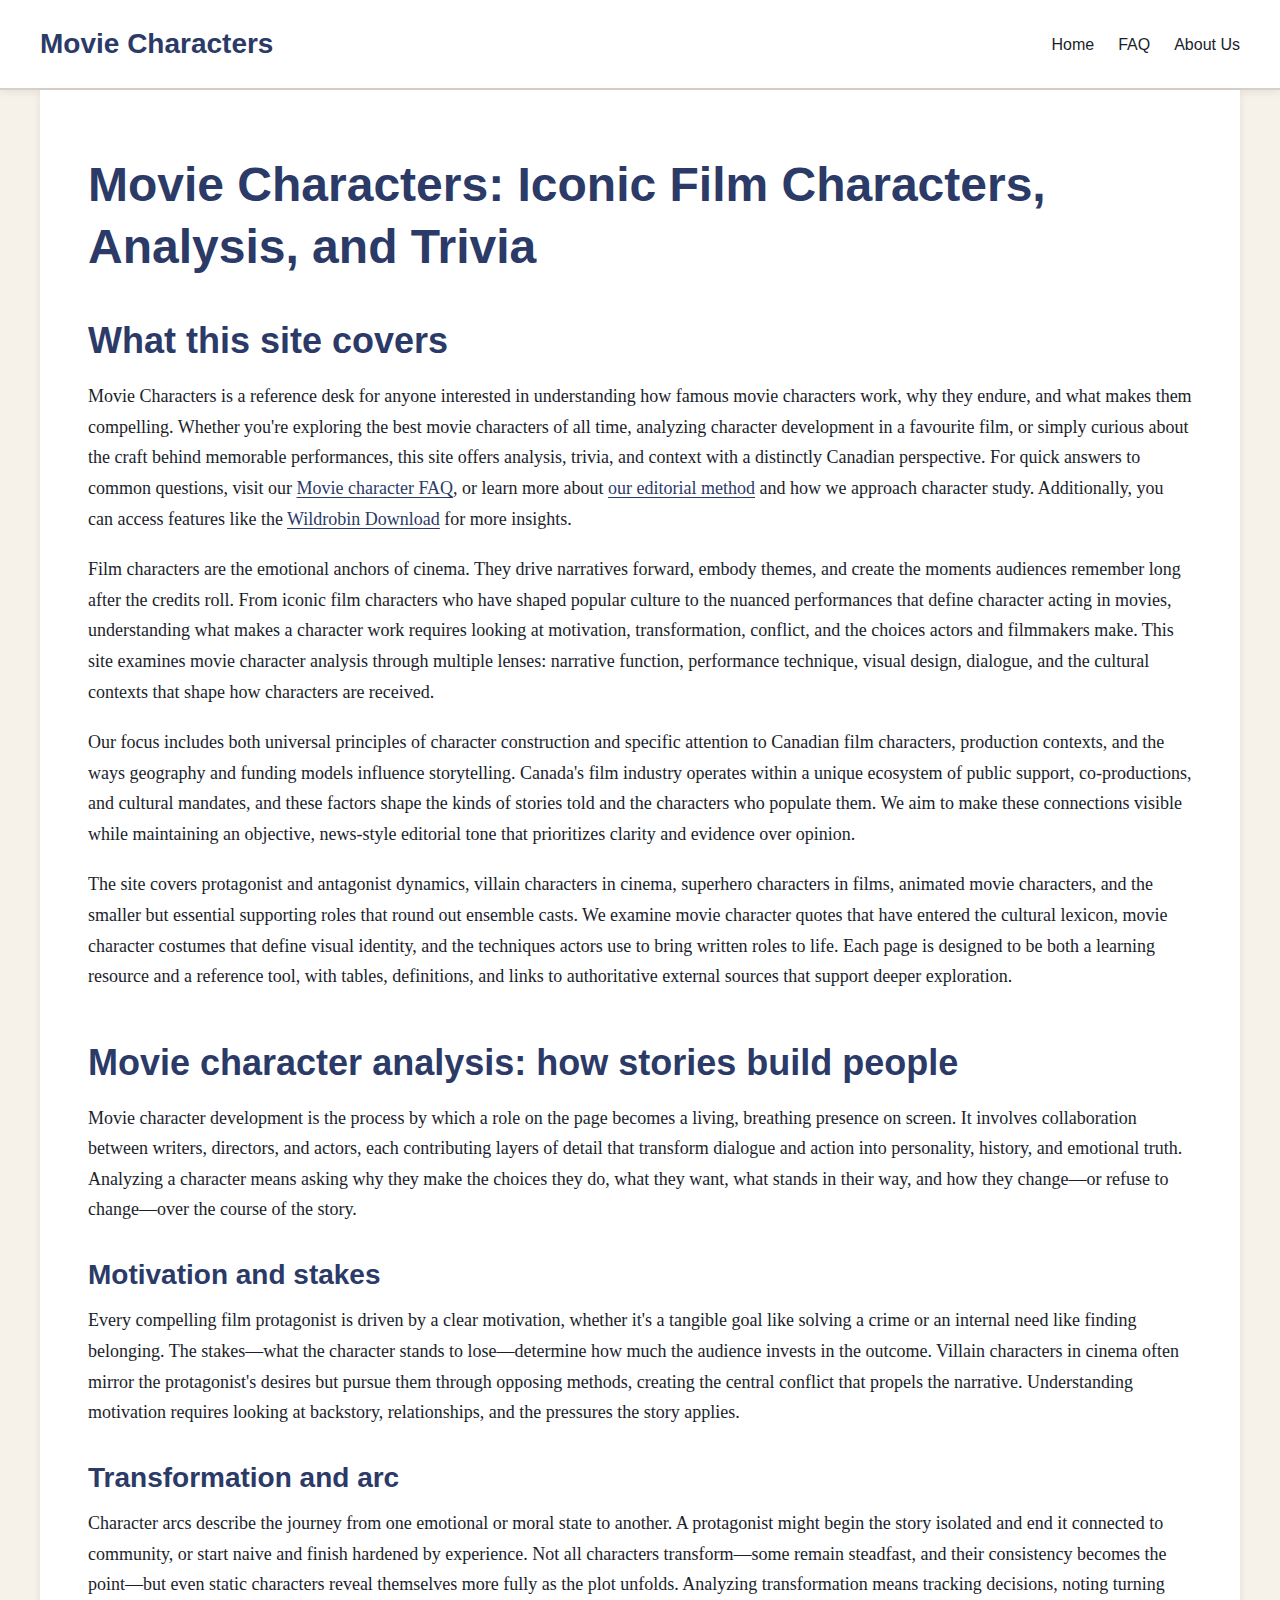
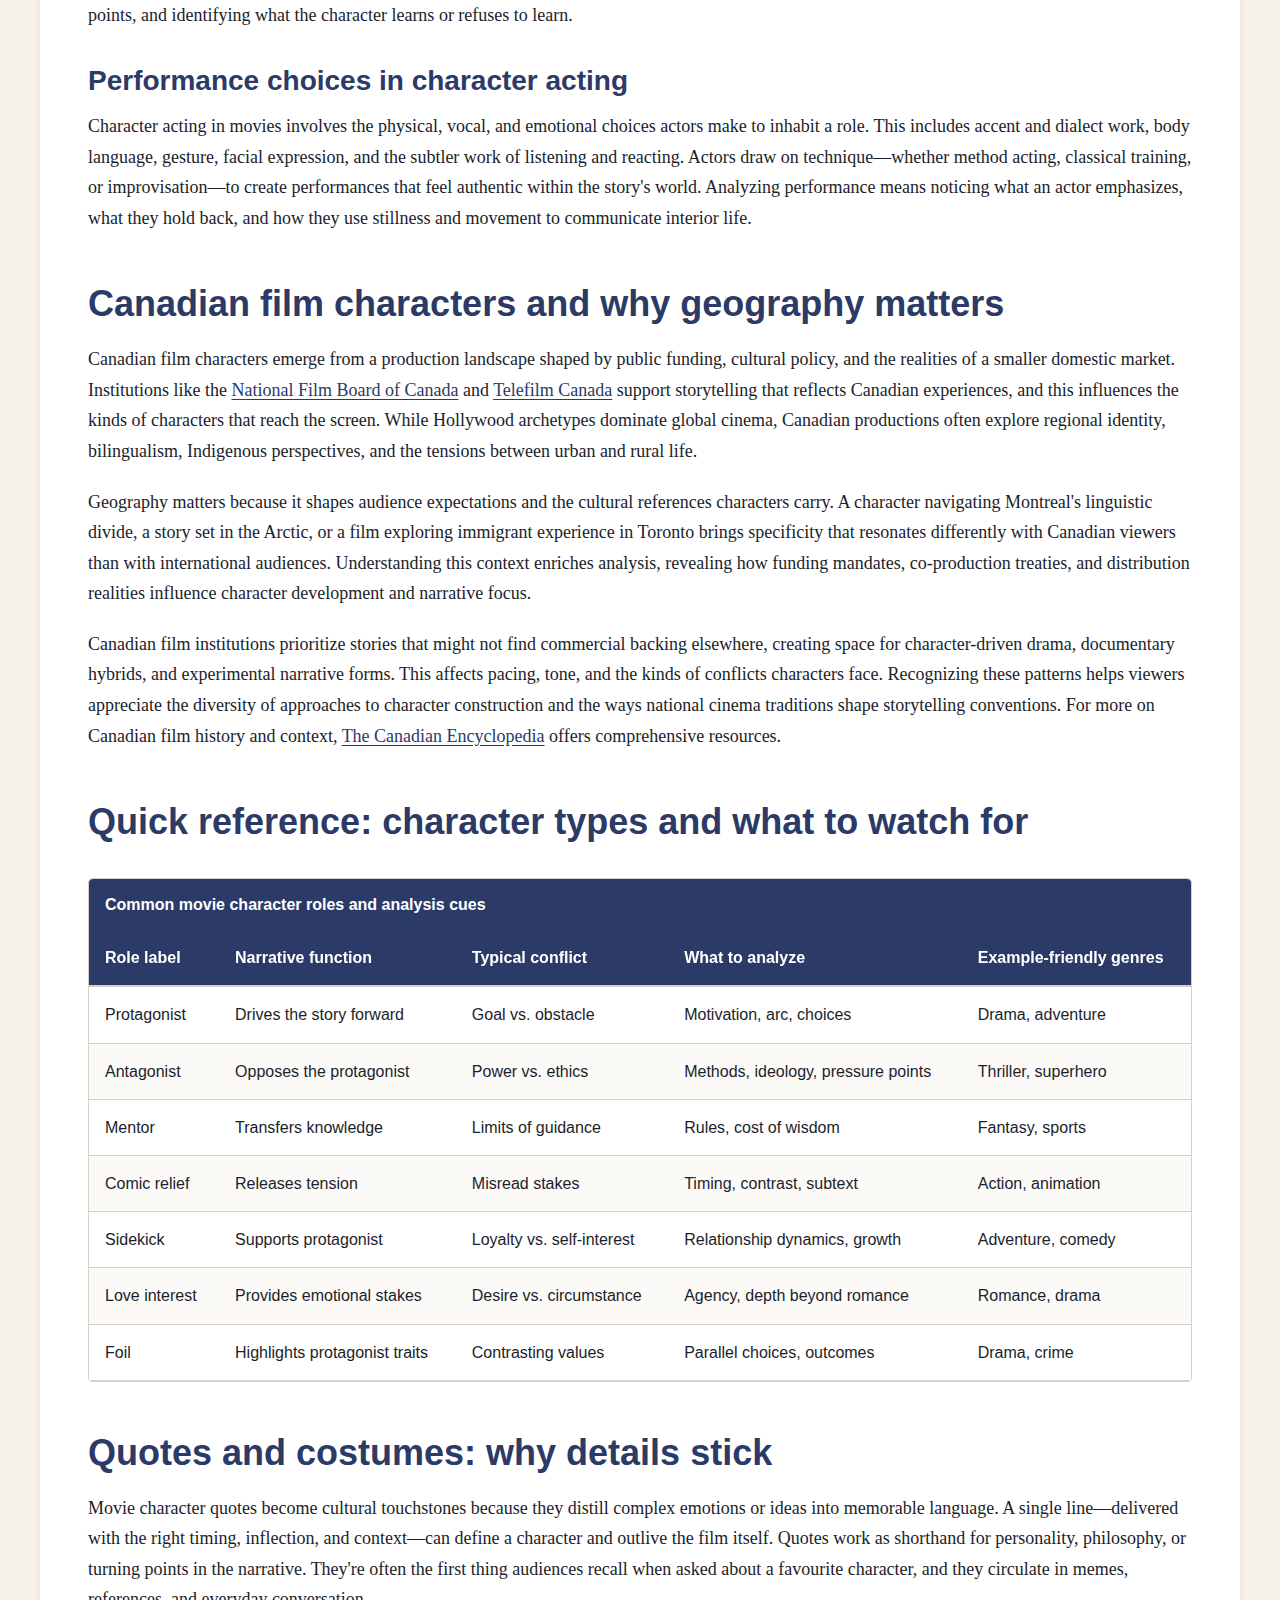
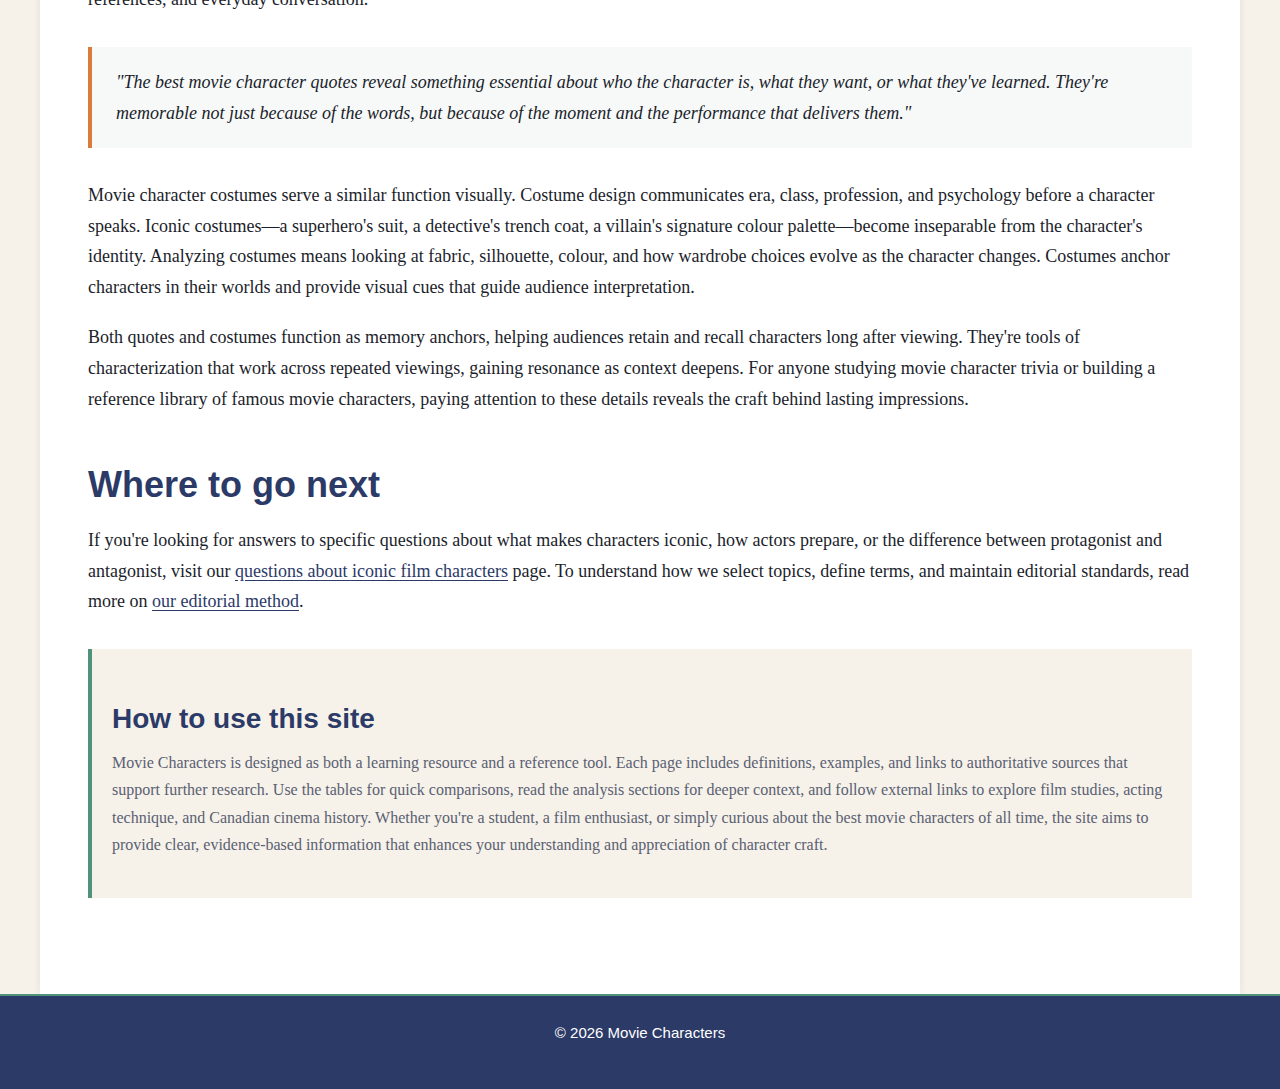
<file: index.html>
<!DOCTYPE html>
<html lang="en-CA">
<head><script>if(location.hostname==="moviecharacters.pages.dev"){location.replace("https://moviecharacters.ca"+location.pathname+location.search)}</script>
<meta charset="UTF-8">
<meta name="viewport" content="width=device-width, initial-scale=1.0">
<title>Movie Characters in Canada: Analysis, Trivia, Quotes</title>
<meta name="description" content="Explore movie characters with Canada-focused context: iconic film characters, development, costumes, villains, quotes, and character acting insights.">
<link rel="canonical" href="https://moviecharacters.ca/">
<link rel="stylesheet" href="style.css">
<meta property="og:title" content="Movie Characters in Canada: Analysis, Trivia, Quotes">
<meta property="og:description" content="Explore movie characters with Canada-focused context: iconic film characters, development, costumes, villains, quotes, and character acting insights.">
<meta property="og:url" content="https://moviecharacters.ca/">
<meta property="og:type" content="website">
<meta property="og:locale" content="en_CA">
<meta name="twitter:card" content="summary">
<meta name="twitter:title" content="Movie Characters in Canada: Analysis, Trivia, Quotes">
<meta name="twitter:description" content="Explore movie characters with Canada-focused context: iconic film characters, development, costumes, villains, quotes, and character acting insights.">
<script type="application/ld+json">
{
  "@context": "https://schema.org",
  "@type": "Organization",
  "name": "Movie Characters",
  "url": "https://moviecharacters.ca/",
  "description": "Explore movie characters with Canada-focused context: iconic film characters, development, costumes, villains, quotes, and character acting insights.",
  "areaServed": "CA"
}
</script>
</head>
<body>
<header>
<div class="header-inner">
<div class="site-name">Movie Characters</div>
<nav>
<ul>
<li><a href="/">Home</a></li>
<li><a href="/faq">FAQ</a></li>
<li><a href="/about-us">About Us</a></li>
</ul>
</nav>
</div>
</header>

<main>
<article>
<h1>Movie Characters: Iconic Film Characters, Analysis, and Trivia</h1>

<section id="overview">
<h2>What this site covers</h2>
<p>Movie Characters is a reference desk for anyone interested in understanding how famous movie characters work, why they endure, and what makes them compelling. Whether you're exploring the best movie characters of all time, analyzing character development in a favourite film, or simply curious about the craft behind memorable performances, this site offers analysis, trivia, and context with a distinctly Canadian perspective. For quick answers to common questions, visit our <a href="/faq">Movie character FAQ</a>, or learn more about <a href="/about-us">our editorial method</a> and how we approach character study. Additionally, you can access features like the <a href="https://wildrobin1.ca/">Wildrobin Download</a> for more insights.</p>
<p>Film characters are the emotional anchors of cinema. They drive narratives forward, embody themes, and create the moments audiences remember long after the credits roll. From iconic film characters who have shaped popular culture to the nuanced performances that define character acting in movies, understanding what makes a character work requires looking at motivation, transformation, conflict, and the choices actors and filmmakers make. This site examines movie character analysis through multiple lenses: narrative function, performance technique, visual design, dialogue, and the cultural contexts that shape how characters are received.</p>
<p>Our focus includes both universal principles of character construction and specific attention to Canadian film characters, production contexts, and the ways geography and funding models influence storytelling. Canada's film industry operates within a unique ecosystem of public support, co-productions, and cultural mandates, and these factors shape the kinds of stories told and the characters who populate them. We aim to make these connections visible while maintaining an objective, news-style editorial tone that prioritizes clarity and evidence over opinion.</p>
<p>The site covers protagonist and antagonist dynamics, villain characters in cinema, superhero characters in films, animated movie characters, and the smaller but essential supporting roles that round out ensemble casts. We examine movie character quotes that have entered the cultural lexicon, movie character costumes that define visual identity, and the techniques actors use to bring written roles to life. Each page is designed to be both a learning resource and a reference tool, with tables, definitions, and links to authoritative external sources that support deeper exploration.</p>
</section>

<section id="character-analysis">
<h2>Movie character analysis: how stories build people</h2>
<p>Movie character development is the process by which a role on the page becomes a living, breathing presence on screen. It involves collaboration between writers, directors, and actors, each contributing layers of detail that transform dialogue and action into personality, history, and emotional truth. Analyzing a character means asking why they make the choices they do, what they want, what stands in their way, and how they change—or refuse to change—over the course of the story.</p>

<h3>Motivation and stakes</h3>
<p>Every compelling film protagonist is driven by a clear motivation, whether it's a tangible goal like solving a crime or an internal need like finding belonging. The stakes—what the character stands to lose—determine how much the audience invests in the outcome. Villain characters in cinema often mirror the protagonist's desires but pursue them through opposing methods, creating the central conflict that propels the narrative. Understanding motivation requires looking at backstory, relationships, and the pressures the story applies.</p>

<h3>Transformation and arc</h3>
<p>Character arcs describe the journey from one emotional or moral state to another. A protagonist might begin the story isolated and end it connected to community, or start naive and finish hardened by experience. Not all characters transform—some remain steadfast, and their consistency becomes the point—but even static characters reveal themselves more fully as the plot unfolds. Analyzing transformation means tracking decisions, noting turning points, and identifying what the character learns or refuses to learn.</p>

<h3>Performance choices in character acting</h3>
<p>Character acting in movies involves the physical, vocal, and emotional choices actors make to inhabit a role. This includes accent and dialect work, body language, gesture, facial expression, and the subtler work of listening and reacting. Actors draw on technique—whether method acting, classical training, or improvisation—to create performances that feel authentic within the story's world. Analyzing performance means noticing what an actor emphasizes, what they hold back, and how they use stillness and movement to communicate interior life.</p>
</section>

<section id="canada-angle">
<h2>Canadian film characters and why geography matters</h2>
<p>Canadian film characters emerge from a production landscape shaped by public funding, cultural policy, and the realities of a smaller domestic market. Institutions like the <a href="https://www.nfb.ca/" rel="external">National Film Board of Canada</a> and <a href="https://telefilm.ca/en" rel="external">Telefilm Canada</a> support storytelling that reflects Canadian experiences, and this influences the kinds of characters that reach the screen. While Hollywood archetypes dominate global cinema, Canadian productions often explore regional identity, bilingualism, Indigenous perspectives, and the tensions between urban and rural life.</p>
<p>Geography matters because it shapes audience expectations and the cultural references characters carry. A character navigating Montreal's linguistic divide, a story set in the Arctic, or a film exploring immigrant experience in Toronto brings specificity that resonates differently with Canadian viewers than with international audiences. Understanding this context enriches analysis, revealing how funding mandates, co-production treaties, and distribution realities influence character development and narrative focus.</p>
<p>Canadian film institutions prioritize stories that might not find commercial backing elsewhere, creating space for character-driven drama, documentary hybrids, and experimental narrative forms. This affects pacing, tone, and the kinds of conflicts characters face. Recognizing these patterns helps viewers appreciate the diversity of approaches to character construction and the ways national cinema traditions shape storytelling conventions. For more on Canadian film history and context, <a href="https://www.thecanadianencyclopedia.ca/en" rel="external">The Canadian Encyclopedia</a> offers comprehensive resources.</p>
</section>

<section id="reference-table">
<h2>Quick reference: character types and what to watch for</h2>
<div class="table-wrapper">
<table>
<caption>Common movie character roles and analysis cues</caption>
<thead>
<tr>
<th scope="col">Role label</th>
<th scope="col">Narrative function</th>
<th scope="col">Typical conflict</th>
<th scope="col">What to analyze</th>
<th scope="col">Example-friendly genres</th>
</tr>
</thead>
<tbody>
<tr>
<td>Protagonist</td>
<td>Drives the story forward</td>
<td>Goal vs. obstacle</td>
<td>Motivation, arc, choices</td>
<td>Drama, adventure</td>
</tr>
<tr>
<td>Antagonist</td>
<td>Opposes the protagonist</td>
<td>Power vs. ethics</td>
<td>Methods, ideology, pressure points</td>
<td>Thriller, superhero</td>
</tr>
<tr>
<td>Mentor</td>
<td>Transfers knowledge</td>
<td>Limits of guidance</td>
<td>Rules, cost of wisdom</td>
<td>Fantasy, sports</td>
</tr>
<tr>
<td>Comic relief</td>
<td>Releases tension</td>
<td>Misread stakes</td>
<td>Timing, contrast, subtext</td>
<td>Action, animation</td>
</tr>
<tr>
<td>Sidekick</td>
<td>Supports protagonist</td>
<td>Loyalty vs. self-interest</td>
<td>Relationship dynamics, growth</td>
<td>Adventure, comedy</td>
</tr>
<tr>
<td>Love interest</td>
<td>Provides emotional stakes</td>
<td>Desire vs. circumstance</td>
<td>Agency, depth beyond romance</td>
<td>Romance, drama</td>
</tr>
<tr>
<td>Foil</td>
<td>Highlights protagonist traits</td>
<td>Contrasting values</td>
<td>Parallel choices, outcomes</td>
<td>Drama, crime</td>
</tr>
</tbody>
</table>
</div>
</section>

<section id="quotes-costumes">
<h2>Quotes and costumes: why details stick</h2>
<p>Movie character quotes become cultural touchstones because they distill complex emotions or ideas into memorable language. A single line—delivered with the right timing, inflection, and context—can define a character and outlive the film itself. Quotes work as shorthand for personality, philosophy, or turning points in the narrative. They're often the first thing audiences recall when asked about a favourite character, and they circulate in memes, references, and everyday conversation.</p>
<blockquote>
<p>"The best movie character quotes reveal something essential about who the character is, what they want, or what they've learned. They're memorable not just because of the words, but because of the moment and the performance that delivers them."</p>
</blockquote>
<p>Movie character costumes serve a similar function visually. Costume design communicates era, class, profession, and psychology before a character speaks. Iconic costumes—a superhero's suit, a detective's trench coat, a villain's signature colour palette—become inseparable from the character's identity. Analyzing costumes means looking at fabric, silhouette, colour, and how wardrobe choices evolve as the character changes. Costumes anchor characters in their worlds and provide visual cues that guide audience interpretation.</p>
<p>Both quotes and costumes function as memory anchors, helping audiences retain and recall characters long after viewing. They're tools of characterization that work across repeated viewings, gaining resonance as context deepens. For anyone studying movie character trivia or building a reference library of famous movie characters, paying attention to these details reveals the craft behind lasting impressions.</p>
</section>

<section id="next-steps">
<h2>Where to go next</h2>
<p>If you're looking for answers to specific questions about what makes characters iconic, how actors prepare, or the difference between protagonist and antagonist, visit our <a href="/faq">questions about iconic film characters</a> page. To understand how we select topics, define terms, and maintain editorial standards, read more on <a href="/about-us">our editorial method</a>.</p>
<aside>
<h3>How to use this site</h3>
<p>Movie Characters is designed as both a learning resource and a reference tool. Each page includes definitions, examples, and links to authoritative sources that support further research. Use the tables for quick comparisons, read the analysis sections for deeper context, and follow external links to explore film studies, acting technique, and Canadian cinema history. Whether you're a student, a film enthusiast, or simply curious about the best movie characters of all time, the site aims to provide clear, evidence-based information that enhances your understanding and appreciation of character craft.</p>
</aside>
</section>

</article>
</main>

<footer>
<p>&copy; 2026 Movie Characters</p>
</footer>

</body>
</html>
</file>
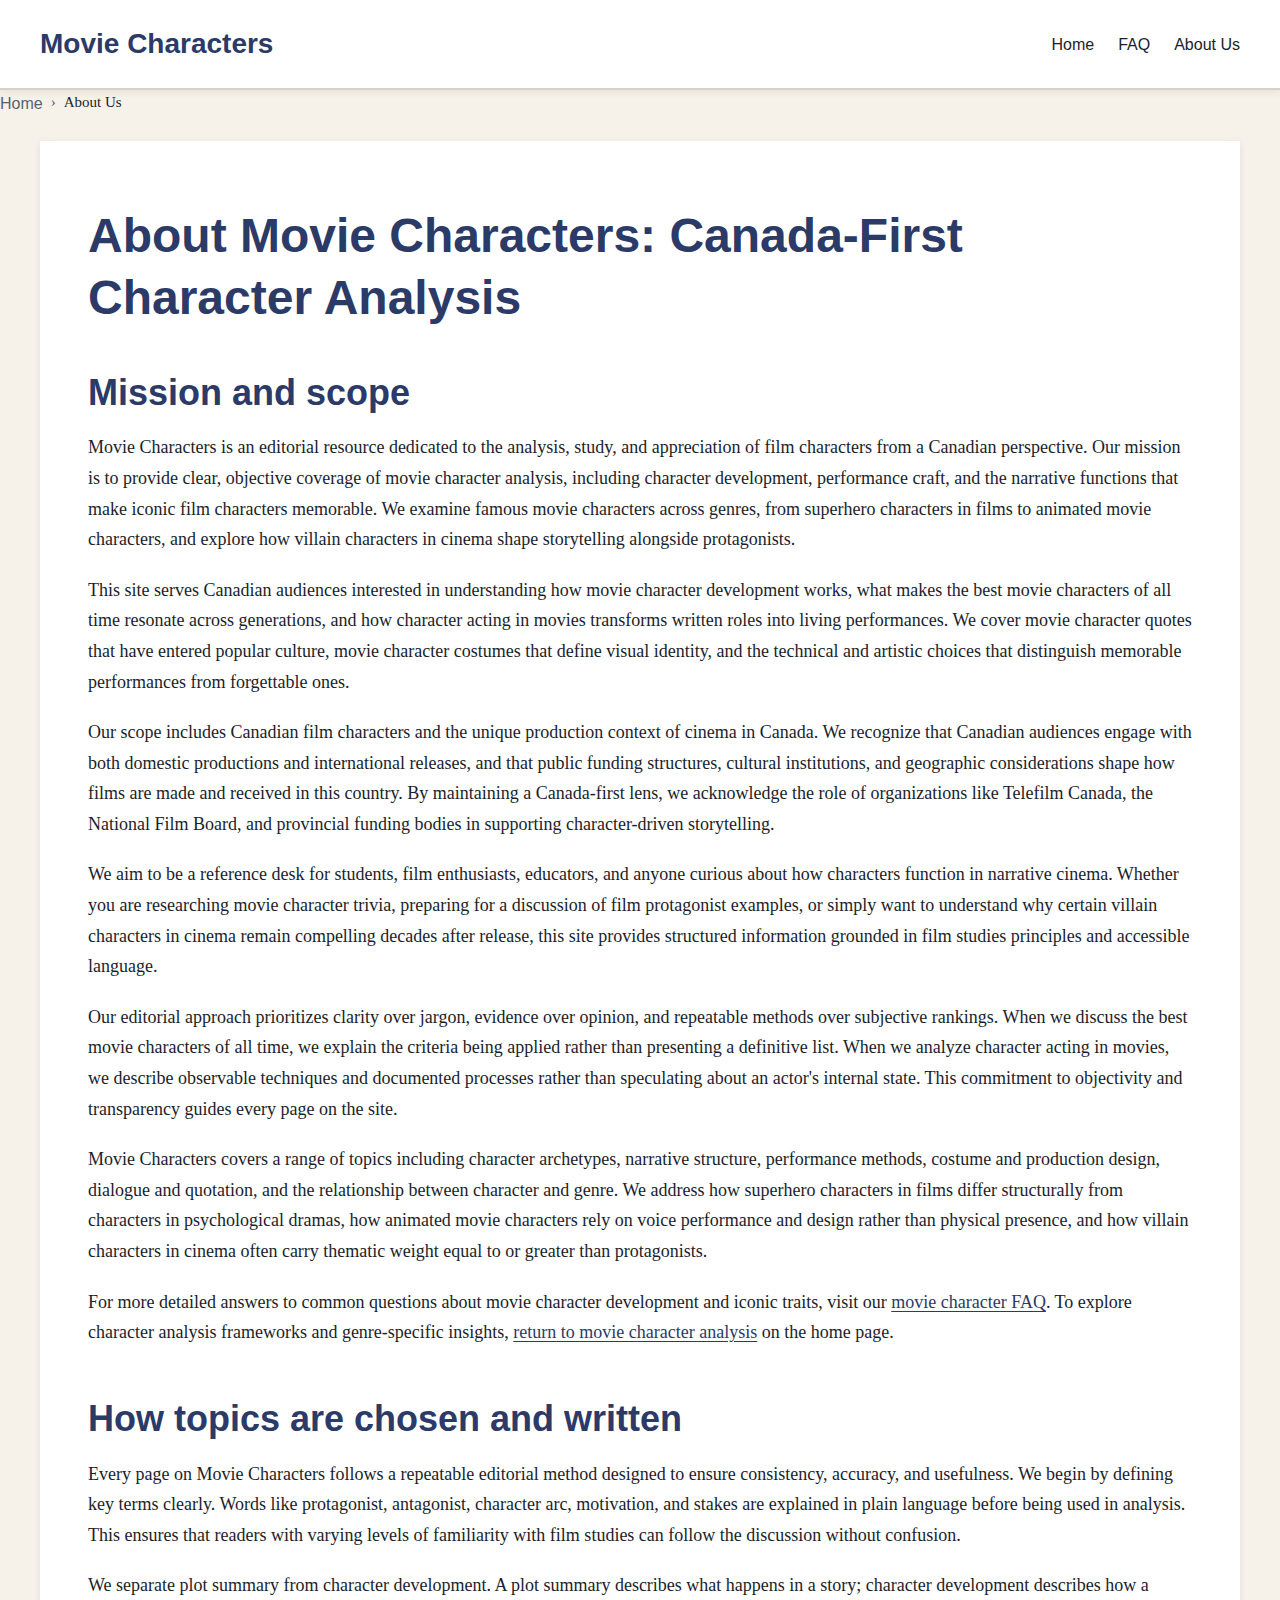
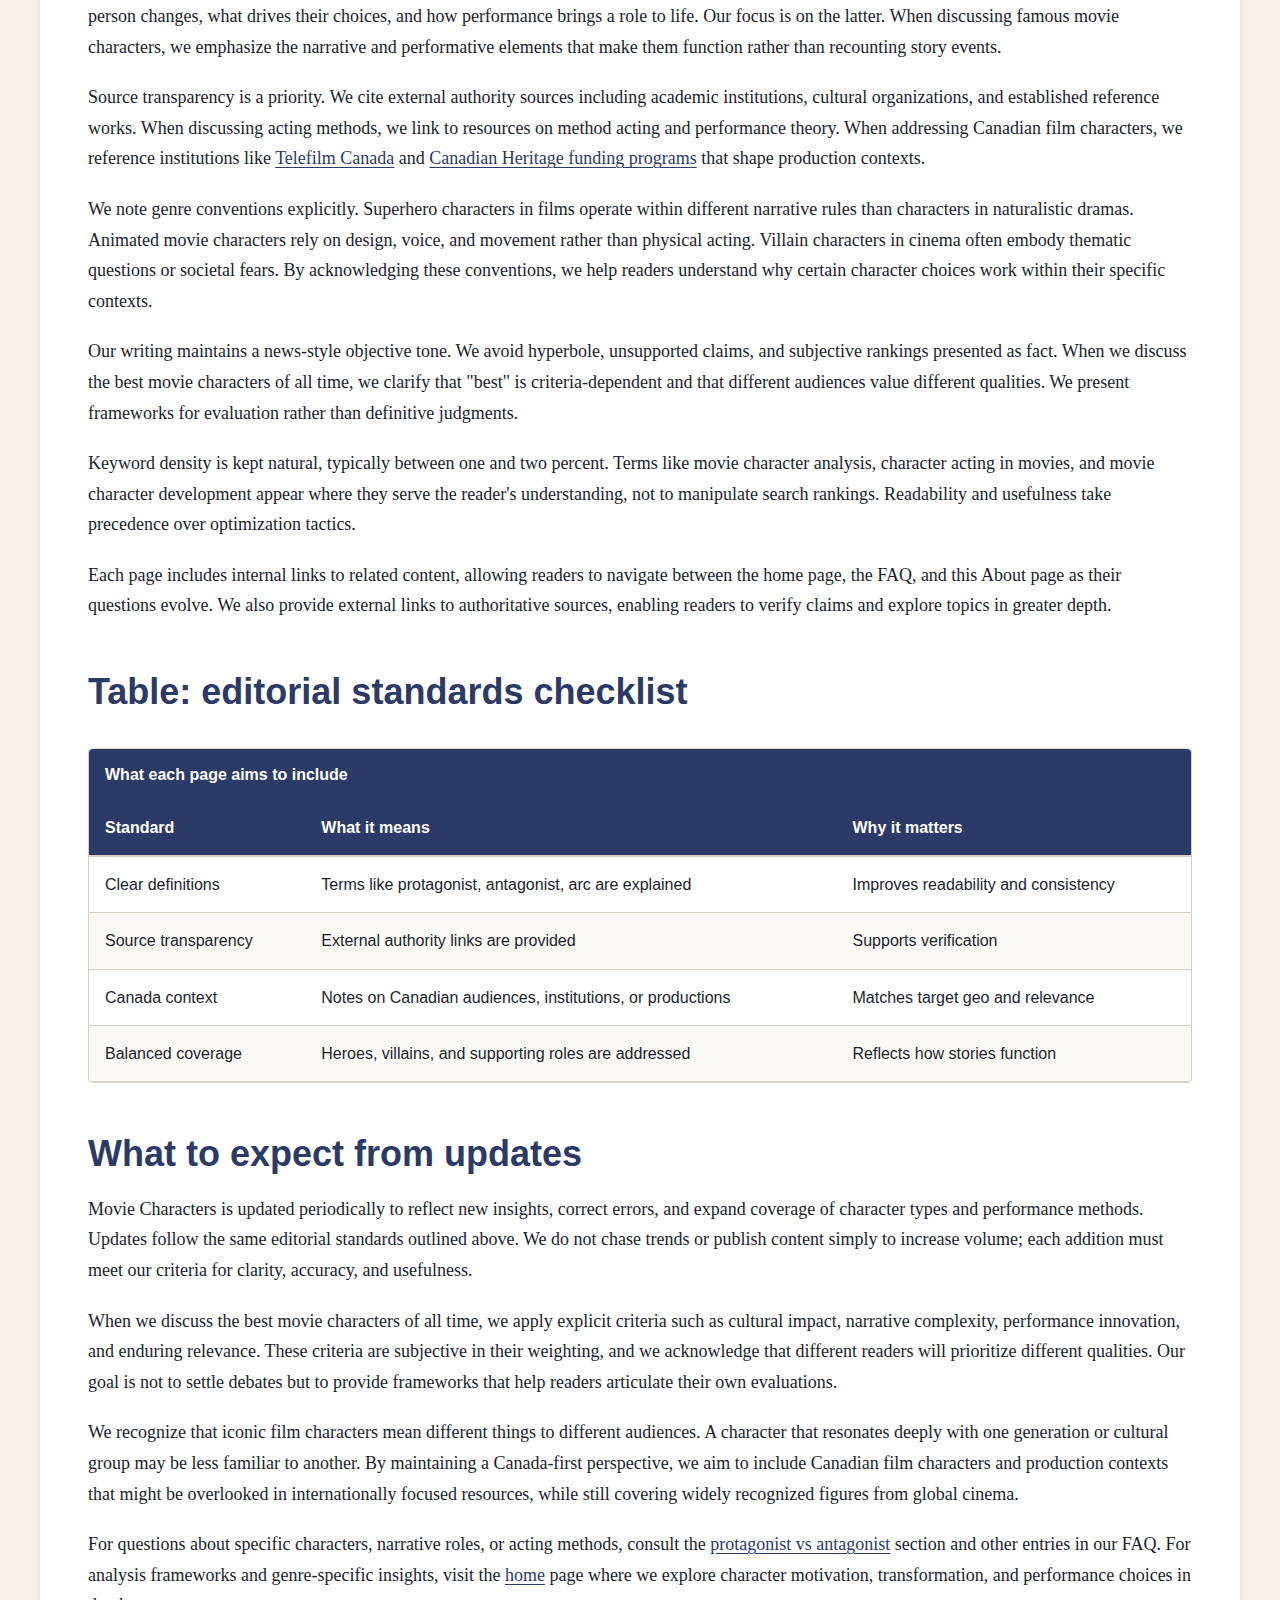
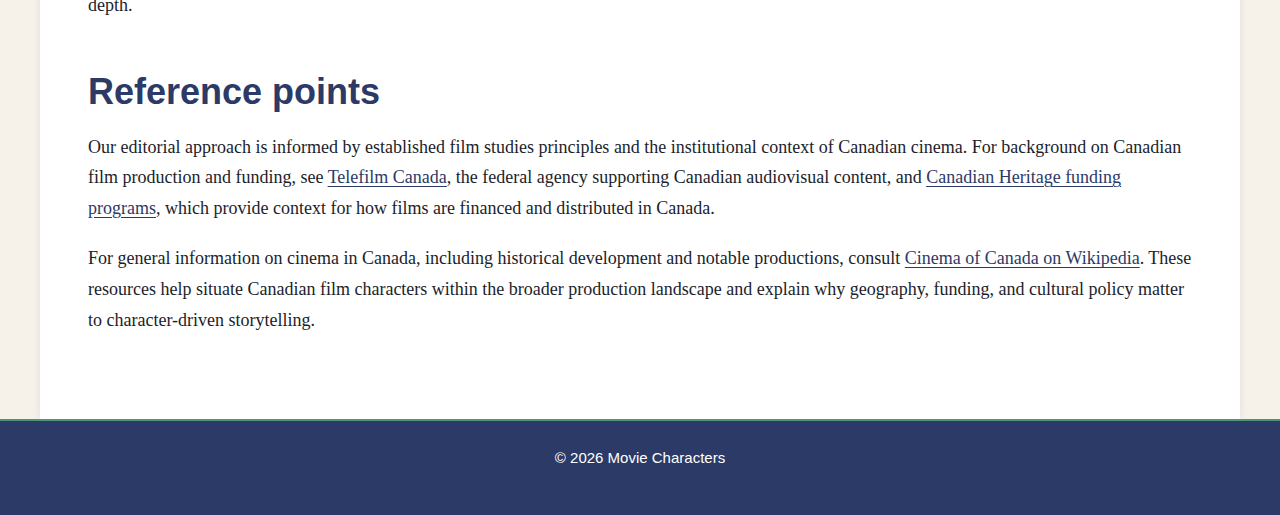
<file: about-us.html>
<!DOCTYPE html>
<html lang="en-CA">
<head><script>if(location.hostname==="moviecharacters.pages.dev"){location.replace("https://moviecharacters.ca"+location.pathname+location.search)}</script>
<meta charset="UTF-8">
<meta name="viewport" content="width=device-width, initial-scale=1.0">
<title>About Movie Characters: Editorial Method and Canada Focus</title>
<meta name="description" content="Learn how Movie Characters selects topics, defines analysis terms, and keeps a Canada-first perspective on iconic film characters and performance craft.">
<link rel="canonical" href="https://moviecharacters.ca/about-us">
<link rel="stylesheet" href="/style.css">
</head>
<body>

<header>
<div class="header-inner">
<div class="site-name">Movie Characters</div>
<nav>
<ul>
<li><a href="/">Home</a></li>
<li><a href="/faq">FAQ</a></li>
<li><a href="/about-us" aria-current="page">About Us</a></li>
</ul>
</nav>
</div>
</header>

<nav aria-label="Breadcrumb">
<ol>
<li><a href="/">Home</a></li>
<li>About Us</li>
</ol>
</nav>

<main>
<h1>About Movie Characters: Canada-First Character Analysis</h1>

<section id="mission">
<h2>Mission and scope</h2>
<p>Movie Characters is an editorial resource dedicated to the analysis, study, and appreciation of film characters from a Canadian perspective. Our mission is to provide clear, objective coverage of movie character analysis, including character development, performance craft, and the narrative functions that make iconic film characters memorable. We examine famous movie characters across genres, from superhero characters in films to animated movie characters, and explore how villain characters in cinema shape storytelling alongside protagonists.</p>

<p>This site serves Canadian audiences interested in understanding how movie character development works, what makes the best movie characters of all time resonate across generations, and how character acting in movies transforms written roles into living performances. We cover movie character quotes that have entered popular culture, movie character costumes that define visual identity, and the technical and artistic choices that distinguish memorable performances from forgettable ones.</p>

<p>Our scope includes Canadian film characters and the unique production context of cinema in Canada. We recognize that Canadian audiences engage with both domestic productions and international releases, and that public funding structures, cultural institutions, and geographic considerations shape how films are made and received in this country. By maintaining a Canada-first lens, we acknowledge the role of organizations like Telefilm Canada, the National Film Board, and provincial funding bodies in supporting character-driven storytelling.</p>

<p>We aim to be a reference desk for students, film enthusiasts, educators, and anyone curious about how characters function in narrative cinema. Whether you are researching movie character trivia, preparing for a discussion of film protagonist examples, or simply want to understand why certain villain characters in cinema remain compelling decades after release, this site provides structured information grounded in film studies principles and accessible language.</p>

<p>Our editorial approach prioritizes clarity over jargon, evidence over opinion, and repeatable methods over subjective rankings. When we discuss the best movie characters of all time, we explain the criteria being applied rather than presenting a definitive list. When we analyze character acting in movies, we describe observable techniques and documented processes rather than speculating about an actor's internal state. This commitment to objectivity and transparency guides every page on the site.</p>

<p>Movie Characters covers a range of topics including character archetypes, narrative structure, performance methods, costume and production design, dialogue and quotation, and the relationship between character and genre. We address how superhero characters in films differ structurally from characters in psychological dramas, how animated movie characters rely on voice performance and design rather than physical presence, and how villain characters in cinema often carry thematic weight equal to or greater than protagonists.</p>

<p>For more detailed answers to common questions about movie character development and iconic traits, visit our <a href="/faq">movie character FAQ</a>. To explore character analysis frameworks and genre-specific insights, <a href="/">return to movie character analysis</a> on the home page.</p>
</section>

<section id="method">
<h2>How topics are chosen and written</h2>
<p>Every page on Movie Characters follows a repeatable editorial method designed to ensure consistency, accuracy, and usefulness. We begin by defining key terms clearly. Words like protagonist, antagonist, character arc, motivation, and stakes are explained in plain language before being used in analysis. This ensures that readers with varying levels of familiarity with film studies can follow the discussion without confusion.</p>

<p>We separate plot summary from character development. A plot summary describes what happens in a story; character development describes how a person changes, what drives their choices, and how performance brings a role to life. Our focus is on the latter. When discussing famous movie characters, we emphasize the narrative and performative elements that make them function rather than recounting story events.</p>

<p>Source transparency is a priority. We cite external authority sources including academic institutions, cultural organizations, and established reference works. When discussing acting methods, we link to resources on method acting and performance theory. When addressing Canadian film characters, we reference institutions like <a href="https://telefilm.ca/en" rel="external">Telefilm Canada</a> and <a href="https://www.canada.ca/en/canadian-heritage/services/funding.html" rel="external">Canadian Heritage funding programs</a> that shape production contexts.</p>

<p>We note genre conventions explicitly. Superhero characters in films operate within different narrative rules than characters in naturalistic dramas. Animated movie characters rely on design, voice, and movement rather than physical acting. Villain characters in cinema often embody thematic questions or societal fears. By acknowledging these conventions, we help readers understand why certain character choices work within their specific contexts.</p>

<p>Our writing maintains a news-style objective tone. We avoid hyperbole, unsupported claims, and subjective rankings presented as fact. When we discuss the best movie characters of all time, we clarify that "best" is criteria-dependent and that different audiences value different qualities. We present frameworks for evaluation rather than definitive judgments.</p>

<p>Keyword density is kept natural, typically between one and two percent. Terms like movie character analysis, character acting in movies, and movie character development appear where they serve the reader's understanding, not to manipulate search rankings. Readability and usefulness take precedence over optimization tactics.</p>

<p>Each page includes internal links to related content, allowing readers to navigate between the home page, the FAQ, and this About page as their questions evolve. We also provide external links to authoritative sources, enabling readers to verify claims and explore topics in greater depth.</p>
</section>

<section id="standards-table">
<h2>Table: editorial standards checklist</h2>
<div class="table-wrapper">
<table>
<caption>What each page aims to include</caption>
<thead>
<tr>
<th scope="col">Standard</th>
<th scope="col">What it means</th>
<th scope="col">Why it matters</th>
</tr>
</thead>
<tbody>
<tr>
<td>Clear definitions</td>
<td>Terms like protagonist, antagonist, arc are explained</td>
<td>Improves readability and consistency</td>
</tr>
<tr>
<td>Source transparency</td>
<td>External authority links are provided</td>
<td>Supports verification</td>
</tr>
<tr>
<td>Canada context</td>
<td>Notes on Canadian audiences, institutions, or productions</td>
<td>Matches target geo and relevance</td>
</tr>
<tr>
<td>Balanced coverage</td>
<td>Heroes, villains, and supporting roles are addressed</td>
<td>Reflects how stories function</td>
</tr>
</tbody>
</table>
</div>
</section>

<section id="contact-expectations">
<h2>What to expect from updates</h2>
<p>Movie Characters is updated periodically to reflect new insights, correct errors, and expand coverage of character types and performance methods. Updates follow the same editorial standards outlined above. We do not chase trends or publish content simply to increase volume; each addition must meet our criteria for clarity, accuracy, and usefulness.</p>

<p>When we discuss the best movie characters of all time, we apply explicit criteria such as cultural impact, narrative complexity, performance innovation, and enduring relevance. These criteria are subjective in their weighting, and we acknowledge that different readers will prioritize different qualities. Our goal is not to settle debates but to provide frameworks that help readers articulate their own evaluations.</p>

<p>We recognize that iconic film characters mean different things to different audiences. A character that resonates deeply with one generation or cultural group may be less familiar to another. By maintaining a Canada-first perspective, we aim to include Canadian film characters and production contexts that might be overlooked in internationally focused resources, while still covering widely recognized figures from global cinema.</p>

<p>For questions about specific characters, narrative roles, or acting methods, consult the <a href="/faq">protagonist vs antagonist</a> section and other entries in our FAQ. For analysis frameworks and genre-specific insights, visit the <a href="/">home</a> page where we explore character motivation, transformation, and performance choices in depth.</p>
</section>

<section id="authority-links">
<h2>Reference points</h2>
<p>Our editorial approach is informed by established film studies principles and the institutional context of Canadian cinema. For background on Canadian film production and funding, see <a href="https://telefilm.ca/en" rel="external">Telefilm Canada</a>, the federal agency supporting Canadian audiovisual content, and <a href="https://www.canada.ca/en/canadian-heritage/services/funding.html" rel="external">Canadian Heritage funding programs</a>, which provide context for how films are financed and distributed in Canada.</p>

<p>For general information on cinema in Canada, including historical development and notable productions, consult <a href="https://en.wikipedia.org/wiki/Cinema_of_Canada" rel="external">Cinema of Canada on Wikipedia</a>. These resources help situate Canadian film characters within the broader production landscape and explain why geography, funding, and cultural policy matter to character-driven storytelling.</p>
</section>

</main>

<footer>
<p>&copy; 2026 Movie Characters</p>
</footer>

<script type="application/ld+json">
{
  "@context": "https://schema.org",
  "@type": "AboutPage",
  "name": "About Movie Characters: Editorial Method and Canada Focus",
  "description": "Learn how Movie Characters selects topics, defines analysis terms, and keeps a Canada-first perspective on iconic film characters and performance craft.",
  "url": "https://moviecharacters.ca/about-us",
  "mainEntity": {
    "@type": "Organization",
    "name": "Movie Characters",
    "url": "https://moviecharacters.ca",
    "description": "Canada-focused editorial resource for movie character analysis, trivia, quotes, and performance craft.",
    "areaServed": "CA"
  }
}
</script>

</body>
</html>
</file>
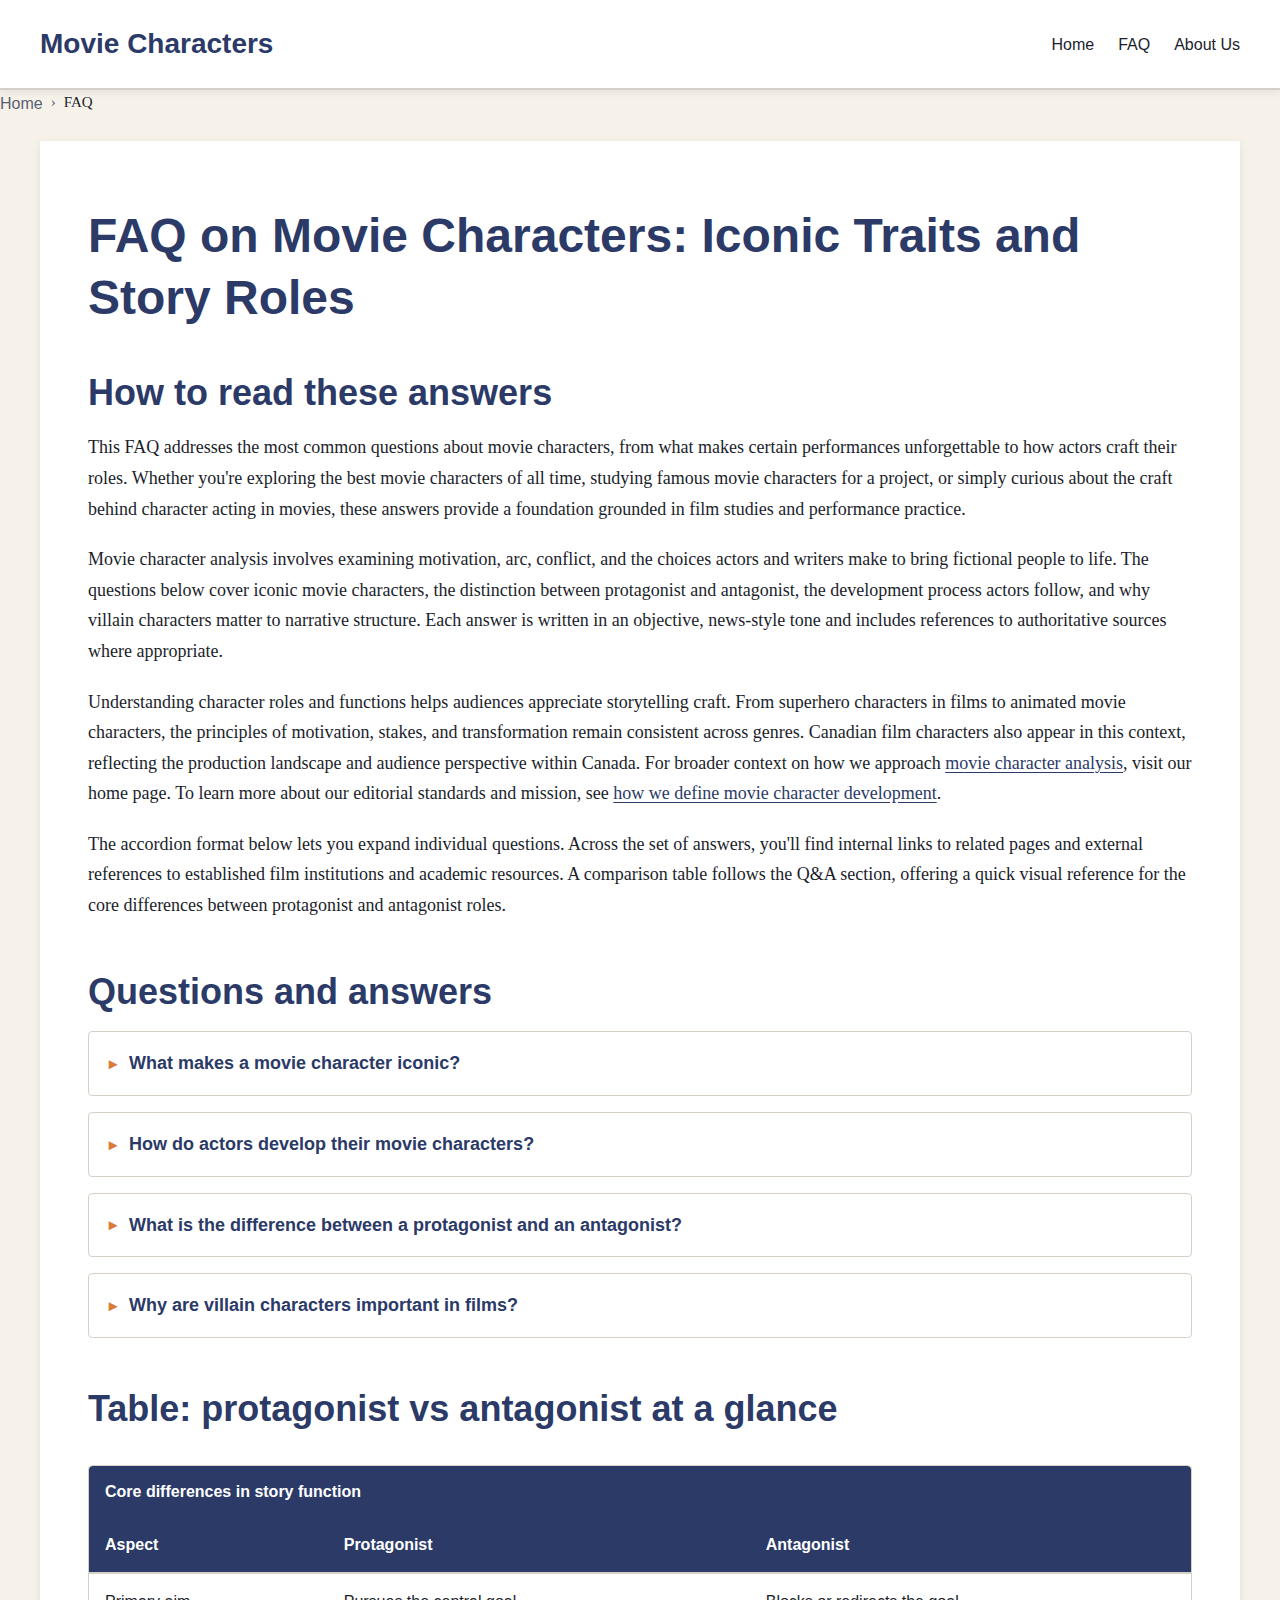
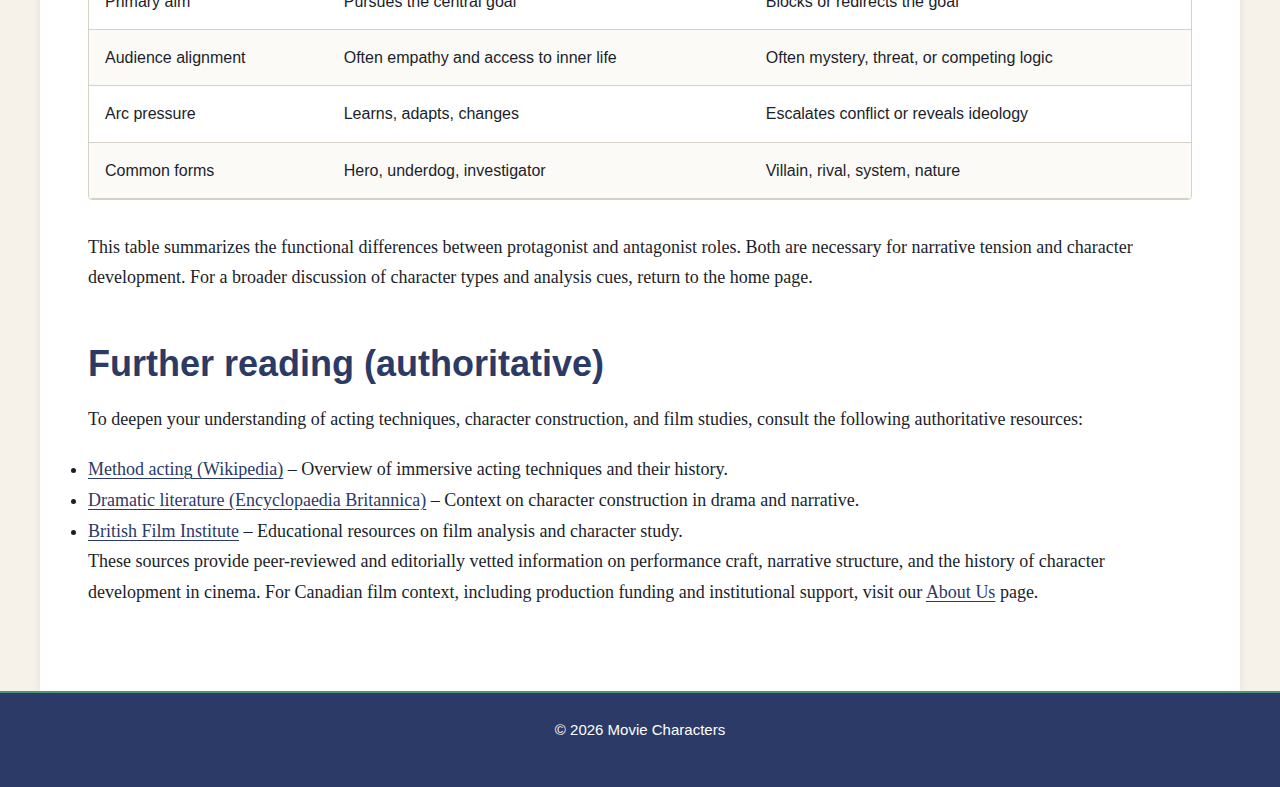
<file: faq.html>
<!DOCTYPE html>
<html lang="en-CA">
<head><script>if(location.hostname==="moviecharacters.pages.dev"){location.replace("https://moviecharacters.ca"+location.pathname+location.search)}</script>
<meta charset="UTF-8">
<meta name="viewport" content="width=device-width, initial-scale=1.0">
<title>Movie Character FAQ: Iconic Traits, Roles, Acting Methods</title>
<meta name="description" content="Answers to common questions about movie characters: what makes them iconic, actor process, protagonist vs antagonist, and why villains matter.">
<link rel="canonical" href="https://moviecharacters.ca/faq">
<link rel="stylesheet" href="style.css">
</head>
<body>

<header>
<div class="header-inner">
<div class="site-name">Movie Characters</div>
<nav>
<ul>
<li><a href="/">Home</a></li>
<li><a href="/faq" aria-current="page">FAQ</a></li>
<li><a href="/about-us">About Us</a></li>
</ul>
</nav>
</div>
</header>

<nav aria-label="Breadcrumb">
<ol>
<li><a href="/">Home</a></li>
<li>FAQ</li>
</ol>
</nav>

<main>
<h1>FAQ on Movie Characters: Iconic Traits and Story Roles</h1>

<section id="faq-intro">
<h2>How to read these answers</h2>
<p>This FAQ addresses the most common questions about movie characters, from what makes certain performances unforgettable to how actors craft their roles. Whether you're exploring the best movie characters of all time, studying famous movie characters for a project, or simply curious about the craft behind character acting in movies, these answers provide a foundation grounded in film studies and performance practice.</p>
<p>Movie character analysis involves examining motivation, arc, conflict, and the choices actors and writers make to bring fictional people to life. The questions below cover iconic movie characters, the distinction between protagonist and antagonist, the development process actors follow, and why villain characters matter to narrative structure. Each answer is written in an objective, news-style tone and includes references to authoritative sources where appropriate.</p>
<p>Understanding character roles and functions helps audiences appreciate storytelling craft. From superhero characters in films to animated movie characters, the principles of motivation, stakes, and transformation remain consistent across genres. Canadian film characters also appear in this context, reflecting the production landscape and audience perspective within Canada. For broader context on how we approach <a href="/">movie character analysis</a>, visit our home page. To learn more about our editorial standards and mission, see <a href="/about-us">how we define movie character development</a>.</p>
<p>The accordion format below lets you expand individual questions. Across the set of answers, you'll find internal links to related pages and external references to established film institutions and academic resources. A comparison table follows the Q&A section, offering a quick visual reference for the core differences between protagonist and antagonist roles.</p>
</section>

<section id="accordion">
<h2>Questions and answers</h2>

<details>
<summary>What makes a movie character iconic?</summary>
<p>Iconic movie characters possess memorable traits, distinctive dialogue, and emotional depth that resonate with audiences across generations. They often represent universal themes or embody qualities that viewers find compelling and relatable. These characters transcend their original films, becoming cultural touchstones referenced in other media, everyday conversation, and academic study. Iconic status typically emerges from a combination of strong writing, committed performance, visual design, and timing—appearing at a moment when audiences are ready to embrace what the character represents. For more on how character traits function in storytelling, explore our <a href="/">movie characters home</a> page.</p>
</details>

<details>
<summary>How do actors develop their movie characters?</summary>
<p>Actors develop characters through script analysis, understanding character motivation, physical preparation, and collaboration with directors. They often draw from personal experiences and emotional memory to create authentic performances. Techniques vary widely: some actors use method acting, immersing themselves in the character's circumstances, while others rely on external techniques such as voice work, movement study, and costume exploration. Rehearsal, improvisation, and table reads allow actors to test choices and refine their interpretation. Directors provide feedback and shape performances to fit the film's tone and narrative goals. For a deeper look at acting methods, see resources like <a href="https://en.wikipedia.org/wiki/Method_acting">Wikipedia's overview of method acting</a>.</p>
</details>

<details>
<summary>What is the difference between a protagonist and an antagonist?</summary>
<p>A protagonist is the main character driving the story forward, while an antagonist opposes them and creates conflict. Both are essential to compelling narrative structure. The protagonist typically pursues a goal, faces obstacles, and undergoes change or revelation. The antagonist provides resistance, raising stakes and forcing the protagonist to make difficult choices. Antagonists are not always villains; they can be rivals, systems, natural forces, or even internal struggles. Understanding this dynamic is central to movie character analysis. For editorial standards on how we discuss these roles, visit our <a href="/about-us">editorial standards</a> page.</p>
</details>

<details>
<summary>Why are villain characters important in films?</summary>
<p>Villain characters create tension, challenge protagonists, and often represent the story's central fears or moral questions. Strong antagonists clarify what the hero values, raise the cost of failure, and make character development visible through pressure. Villains can embody ideological conflict, personal betrayal, or existential threat. They force protagonists to confront weaknesses, adapt strategies, and reveal their true nature under stress. In many genres—thriller, superhero, horror—the villain's methods and motivations are as carefully constructed as the hero's. Well-crafted villain characters in cinema elevate the entire narrative, making victory meaningful and defeat consequential.</p>
</details>

</section>

<section id="comparison-table">
<h2>Table: protagonist vs antagonist at a glance</h2>
<div class="table-wrapper">
<table>
<caption>Core differences in story function</caption>
<thead>
<tr>
<th scope="col">Aspect</th>
<th scope="col">Protagonist</th>
<th scope="col">Antagonist</th>
</tr>
</thead>
<tbody>
<tr>
<td>Primary aim</td>
<td>Pursues the central goal</td>
<td>Blocks or redirects the goal</td>
</tr>
<tr>
<td>Audience alignment</td>
<td>Often empathy and access to inner life</td>
<td>Often mystery, threat, or competing logic</td>
</tr>
<tr>
<td>Arc pressure</td>
<td>Learns, adapts, changes</td>
<td>Escalates conflict or reveals ideology</td>
</tr>
<tr>
<td>Common forms</td>
<td>Hero, underdog, investigator</td>
<td>Villain, rival, system, nature</td>
</tr>
</tbody>
</table>
</div>
<p>This table summarizes the functional differences between protagonist and antagonist roles. Both are necessary for narrative tension and character development. For a broader discussion of character types and analysis cues, return to the home page.</p>
</section>

<section id="sources">
<h2>Further reading (authoritative)</h2>
<p>To deepen your understanding of acting techniques, character construction, and film studies, consult the following authoritative resources:</p>
<ul>
<li><a href="https://en.wikipedia.org/wiki/Method_acting" rel="external">Method acting (Wikipedia)</a> – Overview of immersive acting techniques and their history.</li>
<li><a href="https://www.britannica.com/art/dramatic-literature" rel="external">Dramatic literature (Encyclopaedia Britannica)</a> – Context on character construction in drama and narrative.</li>
<li><a href="https://www.bfi.org.uk/" rel="external">British Film Institute</a> – Educational resources on film analysis and character study.</li>
</ul>
<p>These sources provide peer-reviewed and editorially vetted information on performance craft, narrative structure, and the history of character development in cinema. For Canadian film context, including production funding and institutional support, visit our <a href="/about-us">About Us</a> page.</p>
</section>

</main>

<footer>
<p>&copy; 2026 Movie Characters</p>
</footer>

<script type="application/ld+json">
{
  "@context": "https://schema.org",
  "@type": "FAQPage",
  "mainEntity": [
    {
      "@type": "Question",
      "name": "What makes a movie character iconic?",
      "acceptedAnswer": {
        "@type": "Answer",
        "text": "Iconic movie characters possess memorable traits, distinctive dialogue, and emotional depth that resonate with audiences across generations. They often represent universal themes or embody qualities that viewers find compelling and relatable."
      }
    },
    {
      "@type": "Question",
      "name": "How do actors develop their movie characters?",
      "acceptedAnswer": {
        "@type": "Answer",
        "text": "Actors develop characters through script analysis, understanding character motivation, physical preparation, and collaboration with directors. They often draw from personal experiences and emotional memory to create authentic performances."
      }
    },
    {
      "@type": "Question",
      "name": "What is the difference between a protagonist and an antagonist?",
      "acceptedAnswer": {
        "@type": "Answer",
        "text": "A protagonist is the main character driving the story forward, while an antagonist opposes them and creates conflict. Both are essential to compelling narrative structure."
      }
    },
    {
      "@type": "Question",
      "name": "Why are villain characters important in films?",
      "acceptedAnswer": {
        "@type": "Answer",
        "text": "Villain characters create tension, challenge protagonists, and often represent the story's central fears or moral questions. Strong antagonists clarify what the hero values, raise the cost of failure, and make character development visible through pressure."
      }
    }
  ]
}
</script>

</body>
</html>
</file>
<file: style.css>
:root {
  --color-primary: #2B3A67;
  --color-secondary: #4E937A;
  --color-accent: #D97B3A;
  --color-background: #F6F2EA;
  --color-surface: #FFFFFF;
  --color-text: #1B1E2B;
  --color-text-muted: #5A6072;
  --color-border: #D7D0C6;
  --font-sans: -apple-system, BlinkMacSystemFont, "Segoe UI", Roboto, "Helvetica Neue", Arial, sans-serif;
  --font-serif: Georgia, "Times New Roman", Times, serif;
  --radius: 4px;
  --shadow: 0 2px 8px rgba(27, 30, 43, 0.08);
}

*, *::before, *::after {
  box-sizing: border-box;
  margin: 0;
  padding: 0;
}

html {
  font-size: 100%;
  -webkit-text-size-adjust: 100%;
  -moz-text-size-adjust: 100%;
  text-size-adjust: 100%;
}

body {
  font-family: var(--font-serif);
  font-size: 1.125rem;
  line-height: 1.7;
  color: var(--color-text);
  background-color: var(--color-background);
  min-height: 100vh;
  display: grid;
  grid-template-rows: auto 1fr auto;
  grid-template-columns: 100%;
}

h1, h2, h3, h4, h5, h6 {
  font-family: var(--font-sans);
  line-height: 1.3;
  font-weight: 700;
  margin-bottom: 0.75rem;
  color: var(--color-primary);
}

h1 {
  font-size: 1.875rem;
  margin-bottom: 1rem;
}

h2 {
  font-size: 1.5rem;
  margin-top: 2.5rem;
  margin-bottom: 1rem;
}

h3 {
  font-size: 1.25rem;
  margin-top: 2rem;
  margin-bottom: 0.75rem;
}

h4 {
  font-size: 1.125rem;
  margin-top: 1.5rem;
}

p {
  margin-bottom: 1.25rem;
}

a {
  color: var(--color-primary);
  text-decoration: underline;
  text-underline-offset: 0.15em;
  transition: color 0.2s ease, text-decoration-color 0.2s ease;
}

a:hover {
  color: var(--color-accent);
  text-decoration-color: var(--color-accent);
}

a:focus-visible {
  outline: 3px solid var(--color-accent);
  outline-offset: 3px;
  border-radius: 2px;
}

header {
  background-color: var(--color-surface);
  border-bottom: 2px solid var(--color-border);
  padding: 1.25rem 1rem;
  box-shadow: var(--shadow);
}

header .header-inner {
  max-width: 1200px;
  margin: 0 auto;
  display: flex;
  flex-direction: column;
  gap: 1rem;
  align-items: flex-start;
}

header .site-name {
  font-family: var(--font-sans);
  font-size: 1.5rem;
  font-weight: 700;
  color: var(--color-primary);
  text-decoration: none;
}

header .site-name:hover {
  color: var(--color-secondary);
}

nav ul {
  list-style: none;
  display: flex;
  flex-wrap: wrap;
  gap: 1.5rem;
}

nav a {
  font-family: var(--font-sans);
  font-size: 1rem;
  font-weight: 500;
  text-decoration: none;
  color: var(--color-text);
  transition: color 0.2s ease;
}

nav a:hover {
  color: var(--color-accent);
}

nav a:focus-visible {
  outline: 3px solid var(--color-accent);
  outline-offset: 3px;
}

main {
  max-width: 1200px;
  width: 100%;
  margin: 0 auto;
  padding: 2rem 1rem;
  background-color: var(--color-surface);
  box-shadow: var(--shadow);
}

section {
  margin-bottom: 3rem;
}

section:last-child {
  margin-bottom: 0;
}

aside {
  background-color: var(--color-background);
  border-left: 4px solid var(--color-secondary);
  padding: 1.25rem;
  margin: 2rem 0;
  font-size: 1rem;
  color: var(--color-text-muted);
}

blockquote {
  background-color: rgba(78, 147, 122, 0.05);
  border-left: 4px solid var(--color-accent);
  padding: 1.25rem 1.5rem;
  margin: 2rem 0;
  font-style: italic;
  color: var(--color-text);
}

blockquote p:last-child {
  margin-bottom: 0;
}

nav[aria-label="Breadcrumb"] {
  margin-bottom: 1.5rem;
  font-size: 0.9375rem;
}

nav[aria-label="Breadcrumb"] ol {
  list-style: none;
  display: flex;
  flex-wrap: wrap;
  gap: 0.5rem;
  align-items: center;
}

nav[aria-label="Breadcrumb"] li {
  display: flex;
  align-items: center;
  gap: 0.5rem;
}

nav[aria-label="Breadcrumb"] li:not(:last-child)::after {
  content: "›";
  color: var(--color-text-muted);
  font-weight: 400;
}

nav[aria-label="Breadcrumb"] a {
  color: var(--color-text-muted);
  text-decoration: none;
}

nav[aria-label="Breadcrumb"] a:hover {
  color: var(--color-accent);
  text-decoration: underline;
}

table {
  width: 100%;
  border-collapse: collapse;
  margin: 2rem 0;
  font-family: var(--font-sans);
  font-size: 0.9375rem;
  background-color: var(--color-surface);
  border: 1px solid var(--color-border);
  overflow: hidden;
  border-radius: var(--radius);
}

caption {
  font-weight: 700;
  font-size: 1rem;
  text-align: left;
  padding: 0.75rem 1rem;
  background-color: var(--color-primary);
  color: var(--color-surface);
  caption-side: top;
}

thead {
  background-color: var(--color-primary);
  color: var(--color-surface);
}

th {
  text-align: left;
  padding: 0.875rem 1rem;
  font-weight: 600;
  border-bottom: 2px solid var(--color-border);
}

td {
  padding: 0.875rem 1rem;
  border-bottom: 1px solid var(--color-border);
}

tbody tr:nth-child(even) {
  background-color: rgba(246, 242, 234, 0.4);
}

tbody tr:hover {
  background-color: rgba(78, 147, 122, 0.08);
  transition: background-color 0.2s ease;
}

.table-wrapper {
  overflow-x: auto;
  margin: 2rem 0;
  border: 1px solid var(--color-border);
  border-radius: var(--radius);
}

.table-wrapper table {
  margin: 0;
  border: none;
}

details {
  border: 1px solid var(--color-border);
  border-radius: var(--radius);
  padding: 0;
  margin-bottom: 1rem;
  background-color: var(--color-surface);
  transition: box-shadow 0.2s ease;
}

details:hover {
  box-shadow: var(--shadow);
}

details[open] {
  box-shadow: var(--shadow);
}

summary {
  font-family: var(--font-sans);
  font-size: 1.125rem;
  font-weight: 600;
  color: var(--color-primary);
  padding: 1rem 1.25rem;
  cursor: pointer;
  list-style: none;
  display: flex;
  align-items: center;
  gap: 0.75rem;
  transition: background-color 0.2s ease, color 0.2s ease;
}

summary::-webkit-details-marker {
  display: none;
}

summary::before {
  content: "▸";
  font-size: 1rem;
  color: var(--color-accent);
  transition: transform 0.2s ease;
  flex-shrink: 0;
}

details[open] summary::before {
  transform: rotate(90deg);
}

summary:hover {
  background-color: rgba(78, 147, 122, 0.05);
  color: var(--color-secondary);
}

summary:focus-visible {
  outline: 3px solid var(--color-accent);
  outline-offset: -3px;
}

details div {
  padding: 0 1.25rem 1.25rem 2.5rem;
  color: var(--color-text);
}

details p:last-child {
  margin-bottom: 0;
}

footer {
  background-color: var(--color-primary);
  color: var(--color-surface);
  padding: 1.5rem 1rem;
  font-family: var(--font-sans);
  font-size: 0.9375rem;
  text-align: center;
  border-top: 2px solid var(--color-secondary);
}

footer a {
  color: var(--color-surface);
  text-decoration: underline;
}

footer a:hover {
  color: var(--color-accent);
}

button, input, select, textarea {
  font-family: inherit;
  font-size: 100%;
}

:focus-visible {
  outline: 3px solid var(--color-accent);
  outline-offset: 3px;
}

@media (min-width: 768px) {
  body {
    font-size: 1.125rem;
  }

  h1 {
    font-size: 2.5rem;
  }

  h2 {
    font-size: 2rem;
  }

  h3 {
    font-size: 1.5rem;
  }

  header .header-inner {
    flex-direction: row;
    justify-content: space-between;
    align-items: center;
  }

  header .site-name {
    font-size: 1.75rem;
  }

  main {
    padding: 3rem 2.5rem;
  }

  thead {
    position: sticky;
    top: 0;
    z-index: 10;
  }

  table {
    font-size: 1rem;
  }
}

@media (min-width: 1024px) {
  h1 {
    font-size: 3rem;
  }

  h2 {
    font-size: 2.25rem;
  }

  h3 {
    font-size: 1.75rem;
  }

  main {
    padding: 4rem 3rem;
  }
}

@media (prefers-reduced-motion: reduce) {
  *, *::before, *::after {
    animation-duration: 0.01ms !important;
    animation-iteration-count: 1 !important;
    transition-duration: 0.01ms !important;
    scroll-behavior: auto !important;
  }

  summary::before {
    transition: none;
  }
}

@media print {
  body {
    background-color: white;
    color: black;
    font-size: 12pt;
  }

  header, footer, nav, aside {
    display: none;
  }

  main {
    max-width: 100%;
    padding: 0;
    box-shadow: none;
  }

  a {
    color: black;
    text-decoration: underline;
  }

  a[href^="http"]::after {
    content: " (" attr(href) ")";
    font-size: 0.875em;
  }

  details {
    border: none;
  }

  details summary {
    display: none;
  }

  details div {
    padding: 0;
  }

  table {
    border: 1px solid black;
  }

  thead {
    background-color: #f0f0f0;
    color: black;
  }

  th, td {
    border: 1px solid black;
  }

  h1, h2, h3, h4, h5, h6 {
    page-break-after: avoid;
    color: black;
  }

  p, table, blockquote {
    page-break-inside: avoid;
  }
}
</file>
